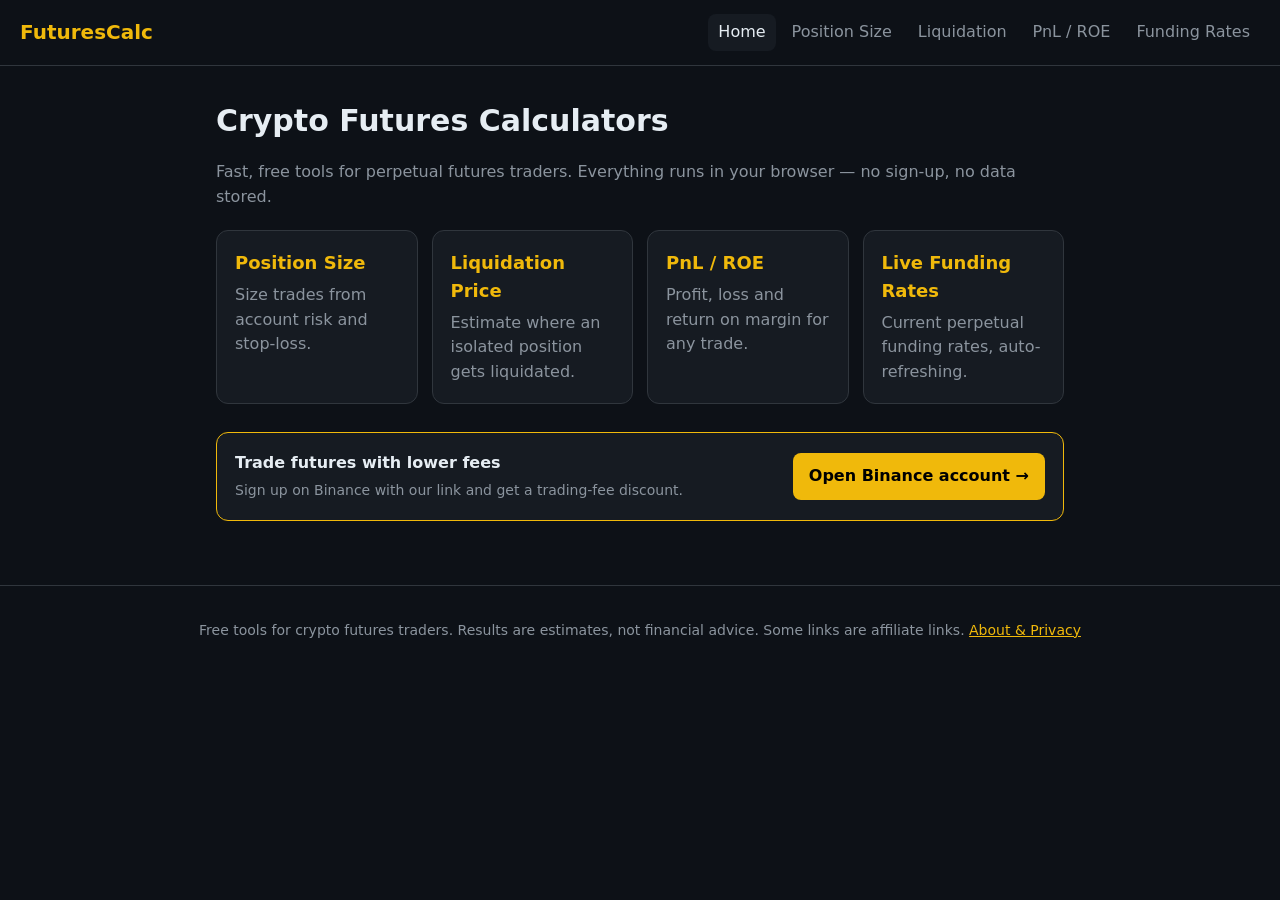
<file: index.html>
<!doctype html><html lang="en"><head><meta charset="utf-8"><meta name="viewport" content="width=device-width,initial-scale=1">
<title>FuturesCalc – Free Crypto Futures Calculators & Live Funding Rates</title><meta name="description" content="Free crypto futures calculators: position size, liquidation price, PnL/ROE, plus live perpetual funding rates. No sign-up."><link rel="canonical" href="https://thepancar.github.io/futurescalc/">
<meta property="og:title" content="FuturesCalc – Free Crypto Futures Calculators & Live Funding Rates"><meta property="og:description" content="Free crypto futures calculators: position size, liquidation price, PnL/ROE, plus live perpetual funding rates. No sign-up."><link rel="stylesheet" href="style.css">
<link rel="icon" href="data:image/svg+xml,<svg xmlns=%22http://www.w3.org/2000/svg%22 viewBox=%220 0 100 100%22><text y=%22.9em%22 font-size=%2290%22>📈</text></svg>"></head>
<body><header><a class="logo" href="index.html">FuturesCalc</a><nav><a href="index.html" class=on>Home</a><a href="position-size.html">Position Size</a><a href="liquidation.html">Liquidation</a><a href="pnl.html">PnL / ROE</a><a href="funding.html">Funding Rates</a></nav></header><main><h1>Crypto Futures Calculators</h1><p class="lead">Fast, free tools for perpetual futures traders. Everything runs in your browser — no sign-up, no data stored.</p>
<div class="grid"><a class="card" href="position-size.html"><h2>Position Size</h2><p>Size trades from account risk and stop-loss.</p></a>
<a class="card" href="liquidation.html"><h2>Liquidation Price</h2><p>Estimate where an isolated position gets liquidated.</p></a>
<a class="card" href="pnl.html"><h2>PnL / ROE</h2><p>Profit, loss and return on margin for any trade.</p></a>
<a class="card" href="funding.html"><h2>Live Funding Rates</h2><p>Current perpetual funding rates, auto-refreshing.</p></a></div><aside class="cta"><div><b>Trade futures with lower fees</b><span>Sign up on Binance with our link and get a trading-fee discount.</span></div><a class="btn" href="https://accounts.binance.com/register?ref=CPA_00QN9VENIQ" target="_blank" rel="sponsored nofollow noopener">Open Binance account →</a></aside></main>
<footer><p>Free tools for crypto futures traders. Results are estimates, not financial advice. Some links are affiliate links. <a href="about.html">About &amp; Privacy</a></p></footer>
<script src="calc.js"></script></body></html>
</file>
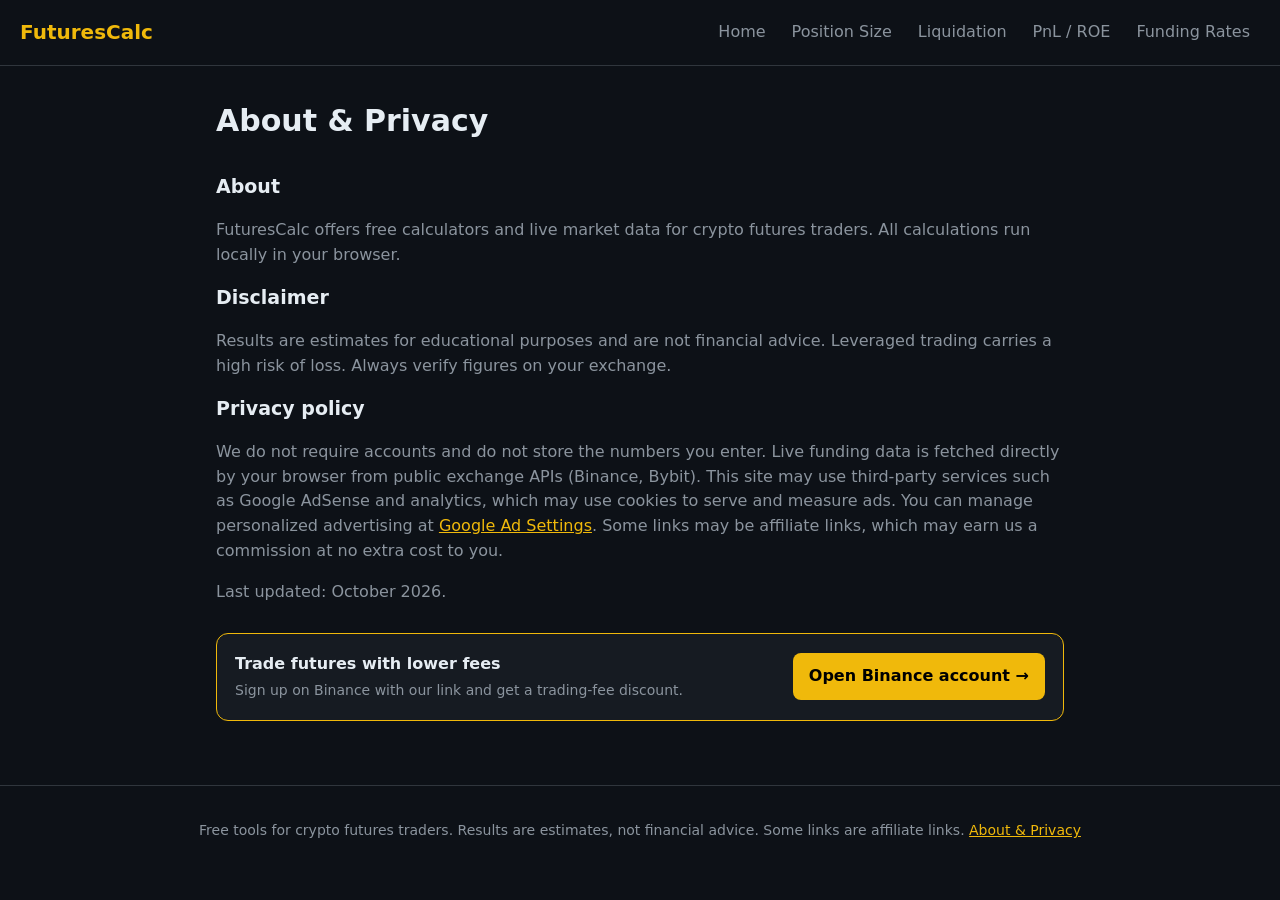
<file: about.html>
<!doctype html><html lang="en"><head><meta charset="utf-8"><meta name="viewport" content="width=device-width,initial-scale=1">
<title>About & Privacy – FuturesCalc</title><meta name="description" content="About FuturesCalc and its privacy policy."><link rel="canonical" href="https://thepancar.github.io/futurescalc/about.html">
<meta property="og:title" content="About & Privacy – FuturesCalc"><meta property="og:description" content="About FuturesCalc and its privacy policy."><link rel="stylesheet" href="style.css">
<link rel="icon" href="data:image/svg+xml,<svg xmlns=%22http://www.w3.org/2000/svg%22 viewBox=%220 0 100 100%22><text y=%22.9em%22 font-size=%2290%22>📈</text></svg>"></head>
<body><header><a class="logo" href="index.html">FuturesCalc</a><nav><a href="index.html">Home</a><a href="position-size.html">Position Size</a><a href="liquidation.html">Liquidation</a><a href="pnl.html">PnL / ROE</a><a href="funding.html">Funding Rates</a></nav></header><main><h1>About &amp; Privacy</h1><section class="info"><h2>About</h2><p>FuturesCalc offers free calculators and live market data for crypto futures traders. All calculations run locally in your browser.</p>
<h2>Disclaimer</h2><p>Results are estimates for educational purposes and are not financial advice. Leveraged trading carries a high risk of loss. Always verify figures on your exchange.</p>
<h2>Privacy policy</h2><p>We do not require accounts and do not store the numbers you enter. Live funding data is fetched directly by your browser from public exchange APIs (Binance, Bybit). This site may use third-party services such as Google AdSense and analytics, which may use cookies to serve and measure ads. You can manage personalized advertising at <a href="https://adssettings.google.com" rel="nofollow">Google Ad Settings</a>. Some links may be affiliate links, which may earn us a commission at no extra cost to you.</p>
<p>Last updated: October 2026.</p></section><aside class="cta"><div><b>Trade futures with lower fees</b><span>Sign up on Binance with our link and get a trading-fee discount.</span></div><a class="btn" href="https://accounts.binance.com/register?ref=CPA_00QN9VENIQ" target="_blank" rel="sponsored nofollow noopener">Open Binance account →</a></aside></main>
<footer><p>Free tools for crypto futures traders. Results are estimates, not financial advice. Some links are affiliate links. <a href="about.html">About &amp; Privacy</a></p></footer>
<script src="calc.js"></script></body></html>
</file>
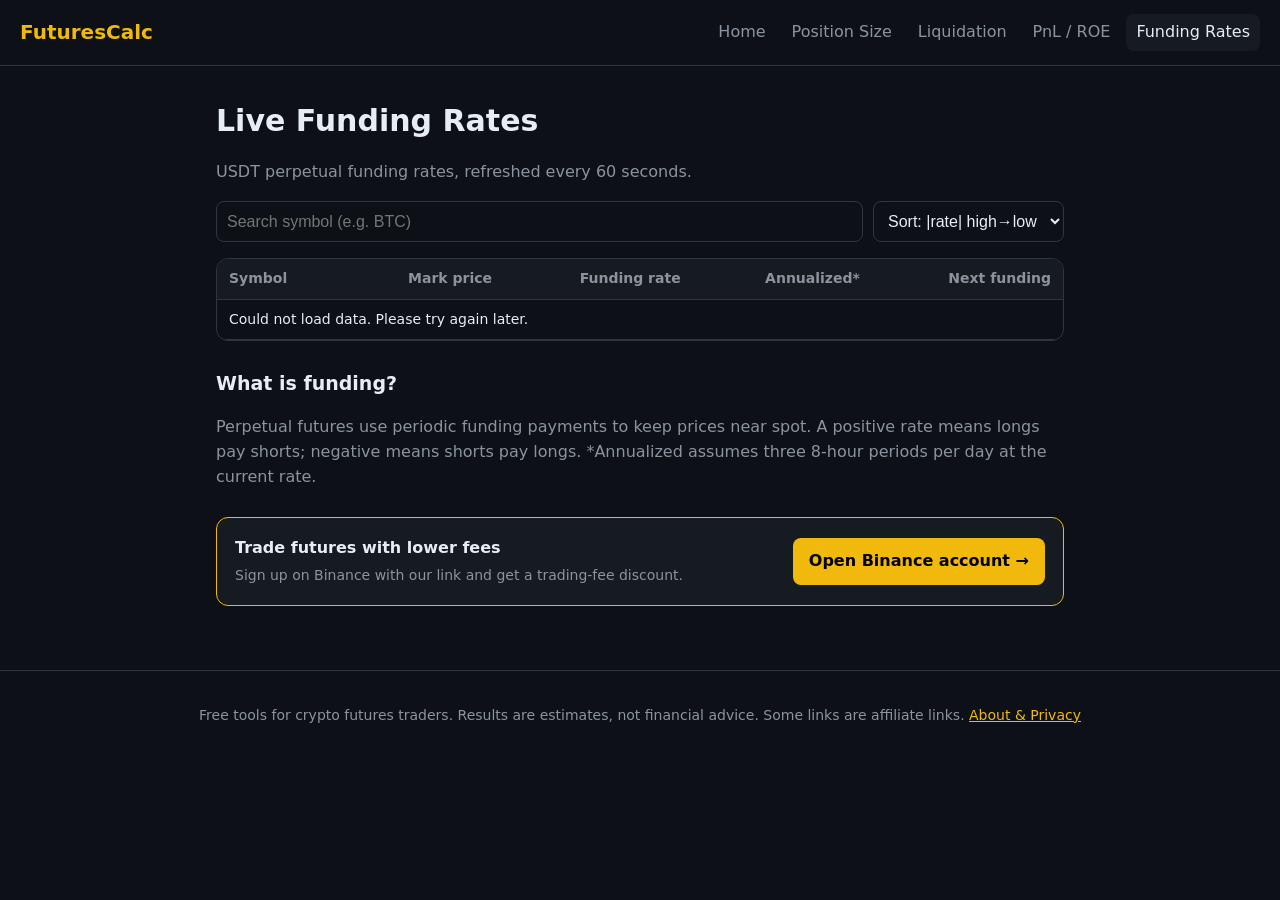
<file: funding.html>
<!doctype html><html lang="en"><head><meta charset="utf-8"><meta name="viewport" content="width=device-width,initial-scale=1">
<title>Live Crypto Funding Rates (Perpetual Futures) – FuturesCalc</title><meta name="description" content="Live perpetual futures funding rates for USDT pairs, refreshed every minute. Sort by highest or lowest funding and see annualized rates."><link rel="canonical" href="https://thepancar.github.io/futurescalc/funding.html">
<meta property="og:title" content="Live Crypto Funding Rates (Perpetual Futures) – FuturesCalc"><meta property="og:description" content="Live perpetual futures funding rates for USDT pairs, refreshed every minute. Sort by highest or lowest funding and see annualized rates."><link rel="stylesheet" href="style.css">
<link rel="icon" href="data:image/svg+xml,<svg xmlns=%22http://www.w3.org/2000/svg%22 viewBox=%220 0 100 100%22><text y=%22.9em%22 font-size=%2290%22>📈</text></svg>"></head>
<body><header><a class="logo" href="index.html">FuturesCalc</a><nav><a href="index.html">Home</a><a href="position-size.html">Position Size</a><a href="liquidation.html">Liquidation</a><a href="pnl.html">PnL / ROE</a><a href="funding.html" class=on>Funding Rates</a></nav></header><main><h1>Live Funding Rates</h1><p class="lead">USDT perpetual funding rates, refreshed every 60 seconds. <span id="src"></span></p>
<div class="bar"><input id="q" placeholder="Search symbol (e.g. BTC)" oninput="render()"><select id="sort" onchange="render()"><option value="abs">Sort: |rate| high→low</option><option value="desc">Highest rate</option><option value="asc">Lowest rate</option><option value="sym">Symbol A→Z</option></select></div>
<div class="tablewrap"><table><thead><tr><th>Symbol</th><th>Mark price</th><th>Funding rate</th><th>Annualized*</th><th>Next funding</th></tr></thead><tbody id="tb"><tr><td colspan="5">Loading…</td></tr></tbody></table></div>
<section class="info"><h2>What is funding?</h2><p>Perpetual futures use periodic funding payments to keep prices near spot. A positive rate means longs pay shorts; negative means shorts pay longs. *Annualized assumes three 8-hour periods per day at the current rate.</p></section><aside class="cta"><div><b>Trade futures with lower fees</b><span>Sign up on Binance with our link and get a trading-fee discount.</span></div><a class="btn" href="https://accounts.binance.com/register?ref=CPA_00QN9VENIQ" target="_blank" rel="sponsored nofollow noopener">Open Binance account →</a></aside></main>
<footer><p>Free tools for crypto futures traders. Results are estimates, not financial advice. Some links are affiliate links. <a href="about.html">About &amp; Privacy</a></p></footer>
<script src="calc.js"></script><script>let rows=[];async function load(){try{const r=await fetch('https://fapi.binance.com/fapi/v1/premiumIndex');if(!r.ok)throw 0;const d=await r.json();
rows=d.filter(x=>x.symbol.endsWith('USDT')).map(x=>({s:x.symbol,p:+x.markPrice,f:+x.lastFundingRate,t:+x.nextFundingTime}));src.textContent='Source: Binance';}
catch(e){try{const r=await fetch('https://api.bybit.com/v5/market/tickers?category=linear');const d=await r.json();
rows=d.result.list.filter(x=>x.symbol.endsWith('USDT')&&x.fundingRate!=='').map(x=>({s:x.symbol,p:+x.markPrice,f:+x.fundingRate,t:+x.nextFundingTime}));src.textContent='Source: Bybit';}
catch(e2){tb.innerHTML='<tr><td colspan=5>Could not load data. Please try again later.</td></tr>';return}}render()}
function render(){const k=q.value.trim().toUpperCase(),o=sort.value;let a=rows.filter(x=>x.s.includes(k));
a.sort(o==='abs'?(x,y)=>Math.abs(y.f)-Math.abs(x.f):o==='desc'?(x,y)=>y.f-x.f:o==='asc'?(x,y)=>x.f-y.f:(x,y)=>x.s.localeCompare(y.s));
tb.innerHTML=a.slice(0,300).map(x=>`<tr><td>${x.s}</td><td>${num(x.p,x.p<1?6:2)}</td><td class="${x.f>=0?'good':'bad'}">${(x.f*100).toFixed(4)}%</td><td>${(x.f*100*1095).toFixed(1)}%</td><td>${x.t?new Date(x.t).toLocaleTimeString([], {hour:'2-digit',minute:'2-digit'}):'–'}</td></tr>`).join('')||'<tr><td colspan=5>No matches</td></tr>'}
load();setInterval(load,60000)</script></body></html>
</file>
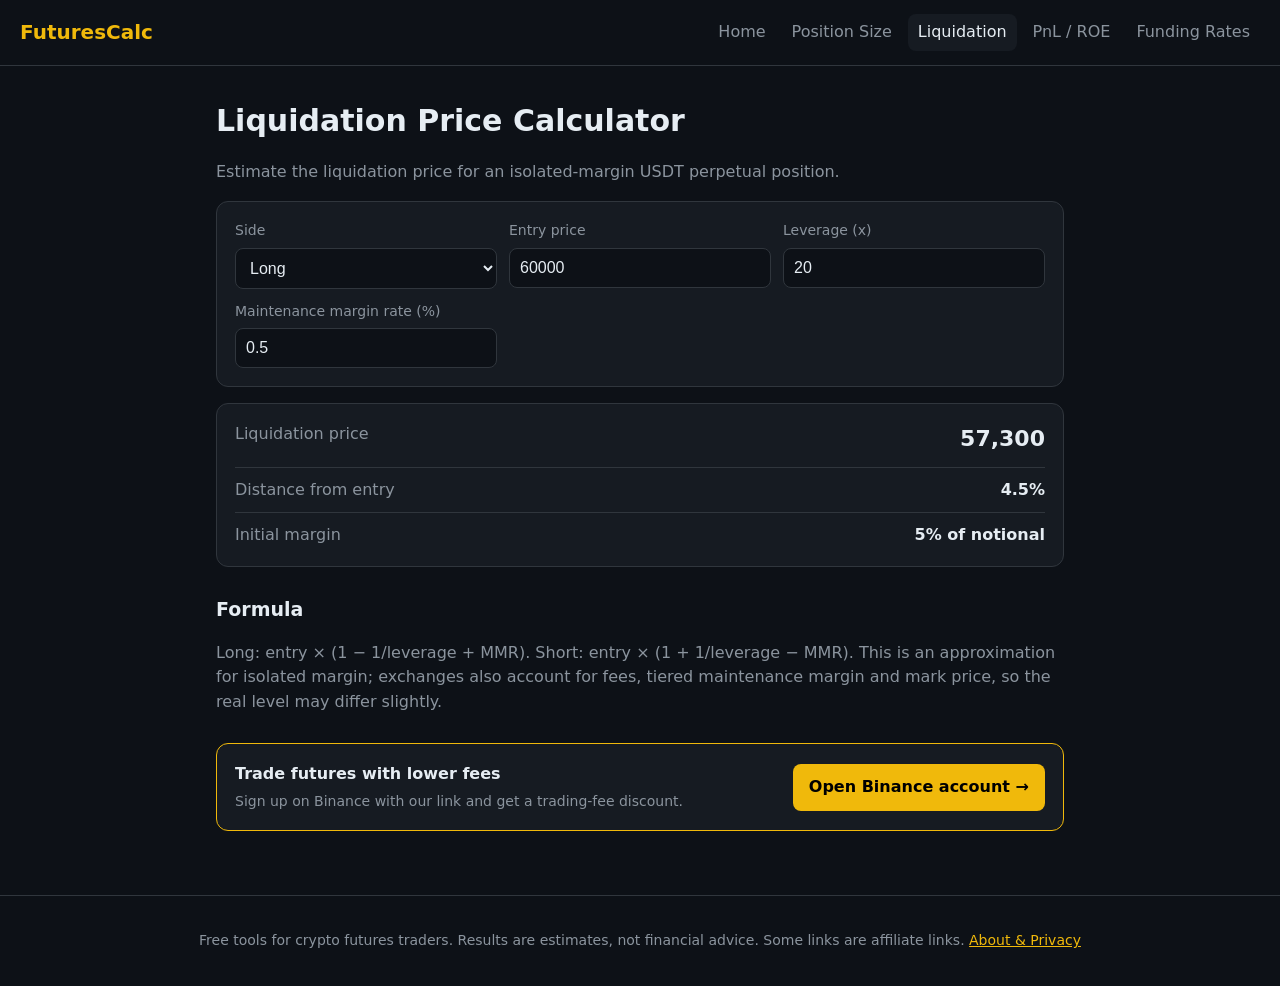
<file: liquidation.html>
<!doctype html><html lang="en"><head><meta charset="utf-8"><meta name="viewport" content="width=device-width,initial-scale=1">
<title>Crypto Liquidation Price Calculator – FuturesCalc</title><meta name="description" content="Estimate the liquidation price of an isolated-margin long or short crypto futures position from entry, leverage and maintenance margin."><link rel="canonical" href="https://thepancar.github.io/futurescalc/liquidation.html">
<meta property="og:title" content="Crypto Liquidation Price Calculator – FuturesCalc"><meta property="og:description" content="Estimate the liquidation price of an isolated-margin long or short crypto futures position from entry, leverage and maintenance margin."><link rel="stylesheet" href="style.css">
<link rel="icon" href="data:image/svg+xml,<svg xmlns=%22http://www.w3.org/2000/svg%22 viewBox=%220 0 100 100%22><text y=%22.9em%22 font-size=%2290%22>📈</text></svg>"></head>
<body><header><a class="logo" href="index.html">FuturesCalc</a><nav><a href="index.html">Home</a><a href="position-size.html">Position Size</a><a href="liquidation.html" class=on>Liquidation</a><a href="pnl.html">PnL / ROE</a><a href="funding.html">Funding Rates</a></nav></header><main><h1>Liquidation Price Calculator</h1><p class="lead">Estimate the liquidation price for an isolated-margin USDT perpetual position.</p>
<form class="calc" oninput="run()" onchange="run()"><label>Side<select id="side"><option value="long">Long</option><option value="short">Short</option></select></label><label>Entry price<input id="entry" type="number" value="60000" step="any"></label><label>Leverage (x)<input id="lev" type="number" value="20" step="any"></label><label>Maintenance margin rate (%)<input id="mmr" type="number" value="0.5" step="any"></label></form>
<div class="out" id="out"></div><section class="info"><h2>Formula</h2><p>Long: entry × (1 − 1/leverage + MMR). Short: entry × (1 + 1/leverage − MMR). This is an approximation for isolated margin; exchanges also account for fees, tiered maintenance margin and mark price, so the real level may differ slightly.</p></section><aside class="cta"><div><b>Trade futures with lower fees</b><span>Sign up on Binance with our link and get a trading-fee discount.</span></div><a class="btn" href="https://accounts.binance.com/register?ref=CPA_00QN9VENIQ" target="_blank" rel="sponsored nofollow noopener">Open Binance account →</a></aside></main>
<footer><p>Free tools for crypto futures traders. Results are estimates, not financial advice. Some links are affiliate links. <a href="about.html">About &amp; Privacy</a></p></footer>
<script src="calc.js"></script><script>function run(){const s=sel('side'),e=v('entry'),l=v('lev'),m=v('mmr')/100;if(!e||!l)return;const liq=s==='long'?e*(1-1/l+m):e*(1+1/l-m),d=Math.abs(liq-e)/e*100;
show('out',[['Liquidation price',num(Math.max(liq,0),2),'big'],['Distance from entry',pct(d)],['Initial margin',pct(100/l)+' of notional']])}run()</script></body></html>
</file>
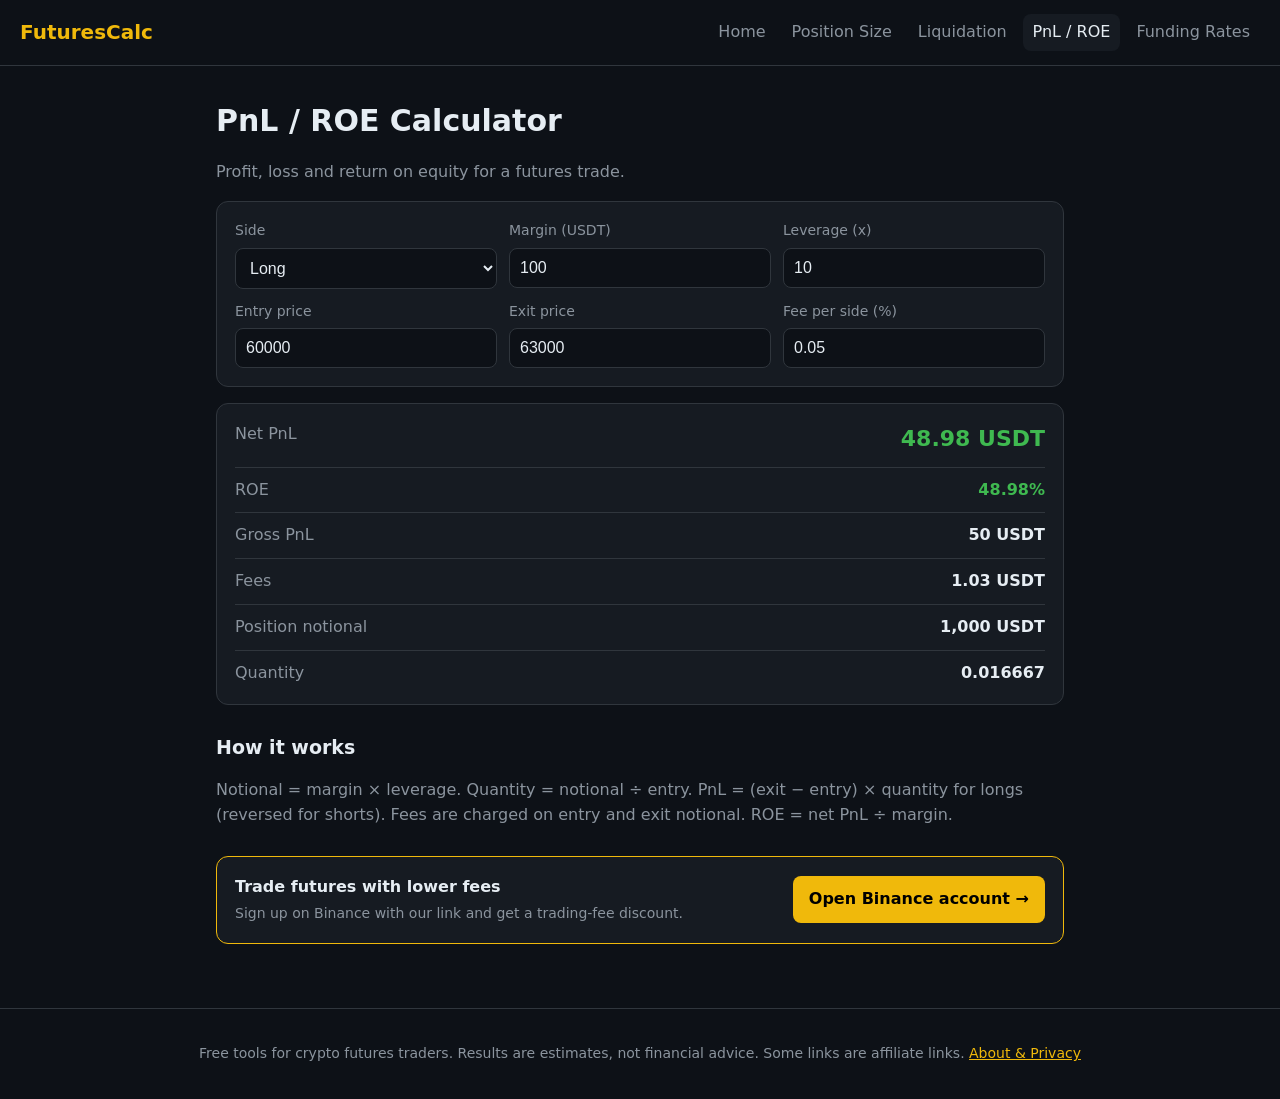
<file: pnl.html>
<!doctype html><html lang="en"><head><meta charset="utf-8"><meta name="viewport" content="width=device-width,initial-scale=1">
<title>Crypto Futures PnL & ROE Calculator – FuturesCalc</title><meta name="description" content="Calculate profit/loss and ROE for crypto futures trades from margin, leverage, entry and exit price, including trading fees."><link rel="canonical" href="https://thepancar.github.io/futurescalc/pnl.html">
<meta property="og:title" content="Crypto Futures PnL & ROE Calculator – FuturesCalc"><meta property="og:description" content="Calculate profit/loss and ROE for crypto futures trades from margin, leverage, entry and exit price, including trading fees."><link rel="stylesheet" href="style.css">
<link rel="icon" href="data:image/svg+xml,<svg xmlns=%22http://www.w3.org/2000/svg%22 viewBox=%220 0 100 100%22><text y=%22.9em%22 font-size=%2290%22>📈</text></svg>"></head>
<body><header><a class="logo" href="index.html">FuturesCalc</a><nav><a href="index.html">Home</a><a href="position-size.html">Position Size</a><a href="liquidation.html">Liquidation</a><a href="pnl.html" class=on>PnL / ROE</a><a href="funding.html">Funding Rates</a></nav></header><main><h1>PnL / ROE Calculator</h1><p class="lead">Profit, loss and return on equity for a futures trade.</p>
<form class="calc" oninput="run()" onchange="run()"><label>Side<select id="side"><option value="long">Long</option><option value="short">Short</option></select></label><label>Margin (USDT)<input id="margin" type="number" value="100" step="any"></label><label>Leverage (x)<input id="lev" type="number" value="10" step="any"></label><label>Entry price<input id="entry" type="number" value="60000" step="any"></label><label>Exit price<input id="exit" type="number" value="63000" step="any"></label><label>Fee per side (%)<input id="fee" type="number" value="0.05" step="any"></label></form>
<div class="out" id="out"></div><section class="info"><h2>How it works</h2><p>Notional = margin × leverage. Quantity = notional ÷ entry. PnL = (exit − entry) × quantity for longs (reversed for shorts). Fees are charged on entry and exit notional. ROE = net PnL ÷ margin.</p></section><aside class="cta"><div><b>Trade futures with lower fees</b><span>Sign up on Binance with our link and get a trading-fee discount.</span></div><a class="btn" href="https://accounts.binance.com/register?ref=CPA_00QN9VENIQ" target="_blank" rel="sponsored nofollow noopener">Open Binance account →</a></aside></main>
<footer><p>Free tools for crypto futures traders. Results are estimates, not financial advice. Some links are affiliate links. <a href="about.html">About &amp; Privacy</a></p></footer>
<script src="calc.js"></script><script>function run(){const s=sel('side'),m=v('margin'),l=v('lev'),e=v('entry'),x=v('exit'),f=v('fee')/100;if(!e)return;const n=m*l,q=n/e,g=(s==='long'?x-e:e-x)*q,fees=(n+q*x)*f,net=g-fees;
show('out',[['Net PnL',usd(net),net>=0?'good big':'bad big'],['ROE',pct(net/m*100),net>=0?'good':'bad'],['Gross PnL',usd(g)],['Fees',usd(fees)],['Position notional',usd(n)],['Quantity',num(q,6)]])}run()</script></body></html>
</file>
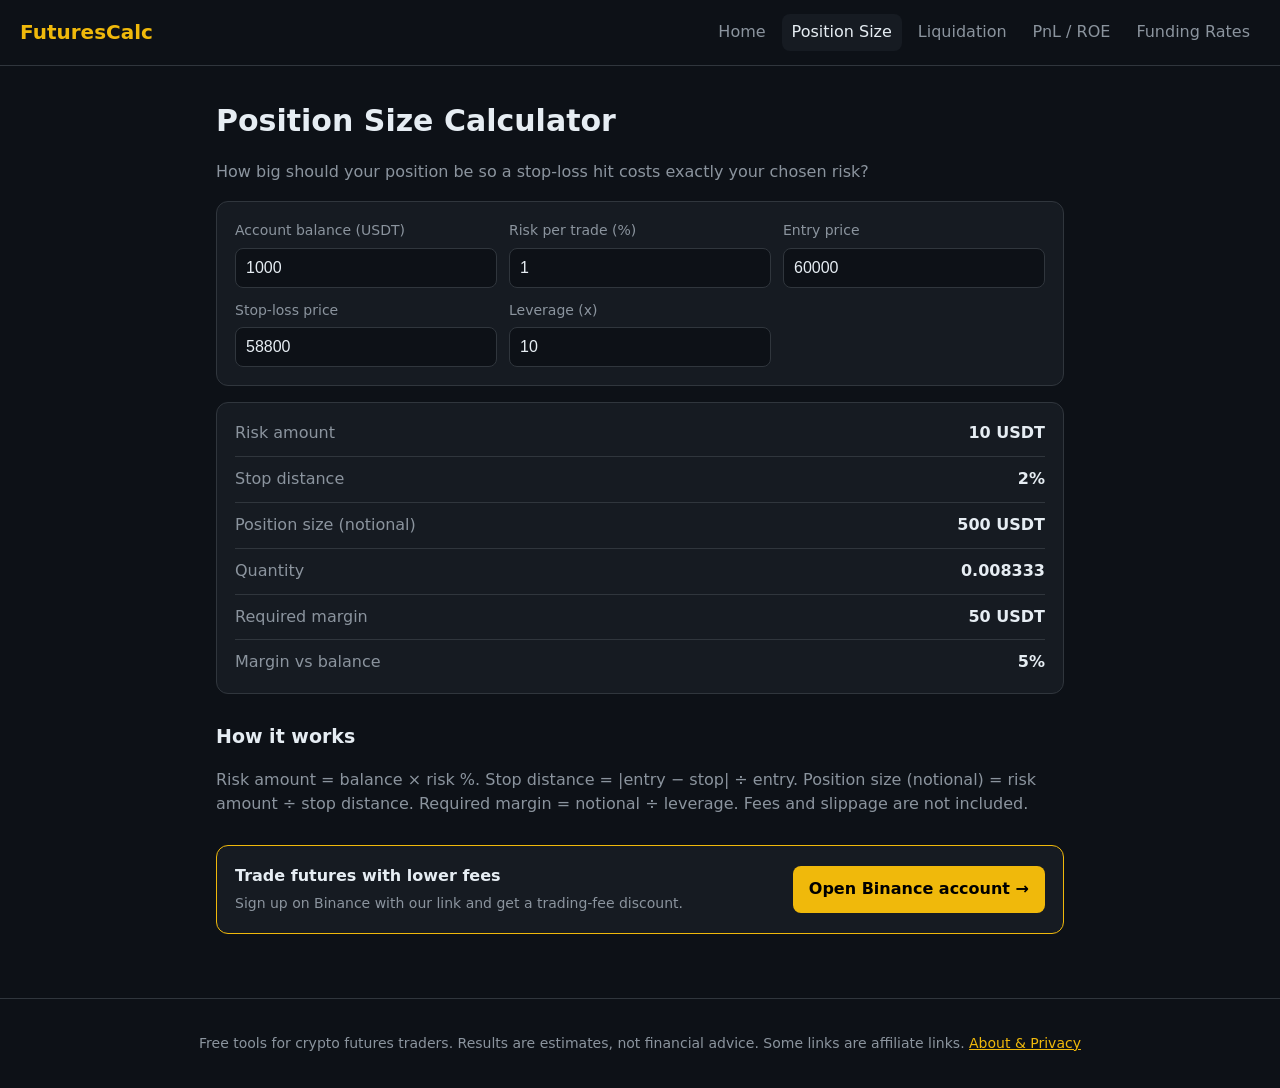
<file: position-size.html>
<!doctype html><html lang="en"><head><meta charset="utf-8"><meta name="viewport" content="width=device-width,initial-scale=1">
<title>Crypto Position Size Calculator (Futures) – FuturesCalc</title><meta name="description" content="Calculate crypto futures position size from account balance, risk %, entry and stop-loss. Shows quantity, notional and required margin."><link rel="canonical" href="https://thepancar.github.io/futurescalc/position-size.html">
<meta property="og:title" content="Crypto Position Size Calculator (Futures) – FuturesCalc"><meta property="og:description" content="Calculate crypto futures position size from account balance, risk %, entry and stop-loss. Shows quantity, notional and required margin."><link rel="stylesheet" href="style.css">
<link rel="icon" href="data:image/svg+xml,<svg xmlns=%22http://www.w3.org/2000/svg%22 viewBox=%220 0 100 100%22><text y=%22.9em%22 font-size=%2290%22>📈</text></svg>"></head>
<body><header><a class="logo" href="index.html">FuturesCalc</a><nav><a href="index.html">Home</a><a href="position-size.html" class=on>Position Size</a><a href="liquidation.html">Liquidation</a><a href="pnl.html">PnL / ROE</a><a href="funding.html">Funding Rates</a></nav></header><main><h1>Position Size Calculator</h1><p class="lead">How big should your position be so a stop-loss hit costs exactly your chosen risk?</p>
<form class="calc" oninput="run()"><label>Account balance (USDT)<input id="bal" type="number" value="1000" step="any"></label><label>Risk per trade (%)<input id="risk" type="number" value="1" step="any"></label><label>Entry price<input id="entry" type="number" value="60000" step="any"></label><label>Stop-loss price<input id="stop" type="number" value="58800" step="any"></label><label>Leverage (x)<input id="lev" type="number" value="10" step="any"></label></form>
<div class="out" id="out"></div><section class="info"><h2>How it works</h2><p>Risk amount = balance × risk %. Stop distance = |entry − stop| ÷ entry. Position size (notional) = risk amount ÷ stop distance. Required margin = notional ÷ leverage. Fees and slippage are not included.</p></section><aside class="cta"><div><b>Trade futures with lower fees</b><span>Sign up on Binance with our link and get a trading-fee discount.</span></div><a class="btn" href="https://accounts.binance.com/register?ref=CPA_00QN9VENIQ" target="_blank" rel="sponsored nofollow noopener">Open Binance account →</a></aside></main>
<footer><p>Free tools for crypto futures traders. Results are estimates, not financial advice. Some links are affiliate links. <a href="about.html">About &amp; Privacy</a></p></footer>
<script src="calc.js"></script><script>function run(){const b=v('bal'),r=v('risk'),e=v('entry'),s=v('stop'),l=v('lev');const ra=b*r/100,d=Math.abs(e-s)/e;if(!d||!e)return show('out',[['Enter valid prices','']]);const n=ra/d,q=n/e,m=n/l;
show('out',[['Risk amount',usd(ra)],['Stop distance',pct(d*100)],['Position size (notional)',usd(n)],['Quantity',num(q,6)],['Required margin',usd(m)],['Margin vs balance',pct(m/b*100),m>b?'bad':'']])}run()</script></body></html>
</file>
<file: style.css>
:root{--bg:#0d1117;--card:#161b22;--line:#30363d;--tx:#e6edf3;--mut:#8b949e;--ac:#f0b90b;--good:#3fb950;--bad:#f85149}
*{box-sizing:border-box}body{margin:0;font:16px/1.55 system-ui,-apple-system,Segoe UI,Roboto,sans-serif;background:var(--bg);color:var(--tx)}
a{color:var(--ac)}header{display:flex;flex-wrap:wrap;gap:12px;align-items:center;justify-content:space-between;padding:14px 20px;border-bottom:1px solid var(--line)}
.logo{font-weight:800;font-size:20px;text-decoration:none}nav{display:flex;flex-wrap:wrap;gap:6px}nav a{color:var(--mut);text-decoration:none;padding:6px 10px;border-radius:8px}nav a:hover,nav a.on{color:var(--tx);background:var(--card)}
main{max-width:880px;margin:0 auto;padding:24px 16px}h1{font-size:30px;margin:8px 0}.lead{color:var(--mut)}
.grid{display:grid;grid-template-columns:repeat(auto-fit,minmax(200px,1fr));gap:14px;margin-top:20px}.card{background:var(--card);border:1px solid var(--line);border-radius:12px;padding:18px;text-decoration:none;color:var(--tx)}.card:hover{border-color:var(--ac)}.card h2{margin:0 0 6px;font-size:18px;color:var(--ac)}.card p{margin:0;color:var(--mut)}
.calc{display:grid;grid-template-columns:repeat(auto-fit,minmax(200px,1fr));gap:12px;background:var(--card);border:1px solid var(--line);border-radius:12px;padding:18px}
label{display:flex;flex-direction:column;gap:6px;font-size:14px;color:var(--mut)}input,select{background:var(--bg);color:var(--tx);border:1px solid var(--line);border-radius:8px;padding:10px;font-size:16px;width:100%}input:focus,select:focus{outline:2px solid var(--ac);border-color:transparent}
.out{margin-top:16px;background:var(--card);border:1px solid var(--line);border-radius:12px;padding:8px 18px}.row{display:flex;justify-content:space-between;gap:10px;padding:10px 0;border-bottom:1px solid var(--line)}.row:last-child{border:0}.row span{color:var(--mut)}.row.big b{font-size:22px}
.good,.good b{color:var(--good)}.bad,.bad b{color:var(--bad)}.info{margin-top:28px;color:var(--mut)}.info h2{color:var(--tx);font-size:19px}
.bar{display:flex;gap:10px;margin:16px 0;flex-wrap:wrap}.bar input{flex:1;min-width:180px}.bar select{width:auto}
.tablewrap{overflow-x:auto;border:1px solid var(--line);border-radius:12px}table{width:100%;border-collapse:collapse;font-size:14px}th,td{padding:9px 12px;text-align:right;border-bottom:1px solid var(--line);white-space:nowrap}th:first-child,td:first-child{text-align:left}th{background:var(--card);color:var(--mut);position:sticky;top:0}
.cta{display:flex;flex-wrap:wrap;gap:14px;align-items:center;justify-content:space-between;margin-top:28px;padding:18px;border:1px solid var(--ac);border-radius:12px;background:var(--card)}.cta div{display:flex;flex-direction:column;gap:4px}.cta span{color:var(--mut);font-size:14px}.btn{background:var(--ac);color:#000;font-weight:700;text-decoration:none;padding:11px 16px;border-radius:8px}.btn:hover{filter:brightness(1.1)}
footer{border-top:1px solid var(--line);color:var(--mut);text-align:center;padding:20px 16px;font-size:14px;margin-top:40px}
</file>
